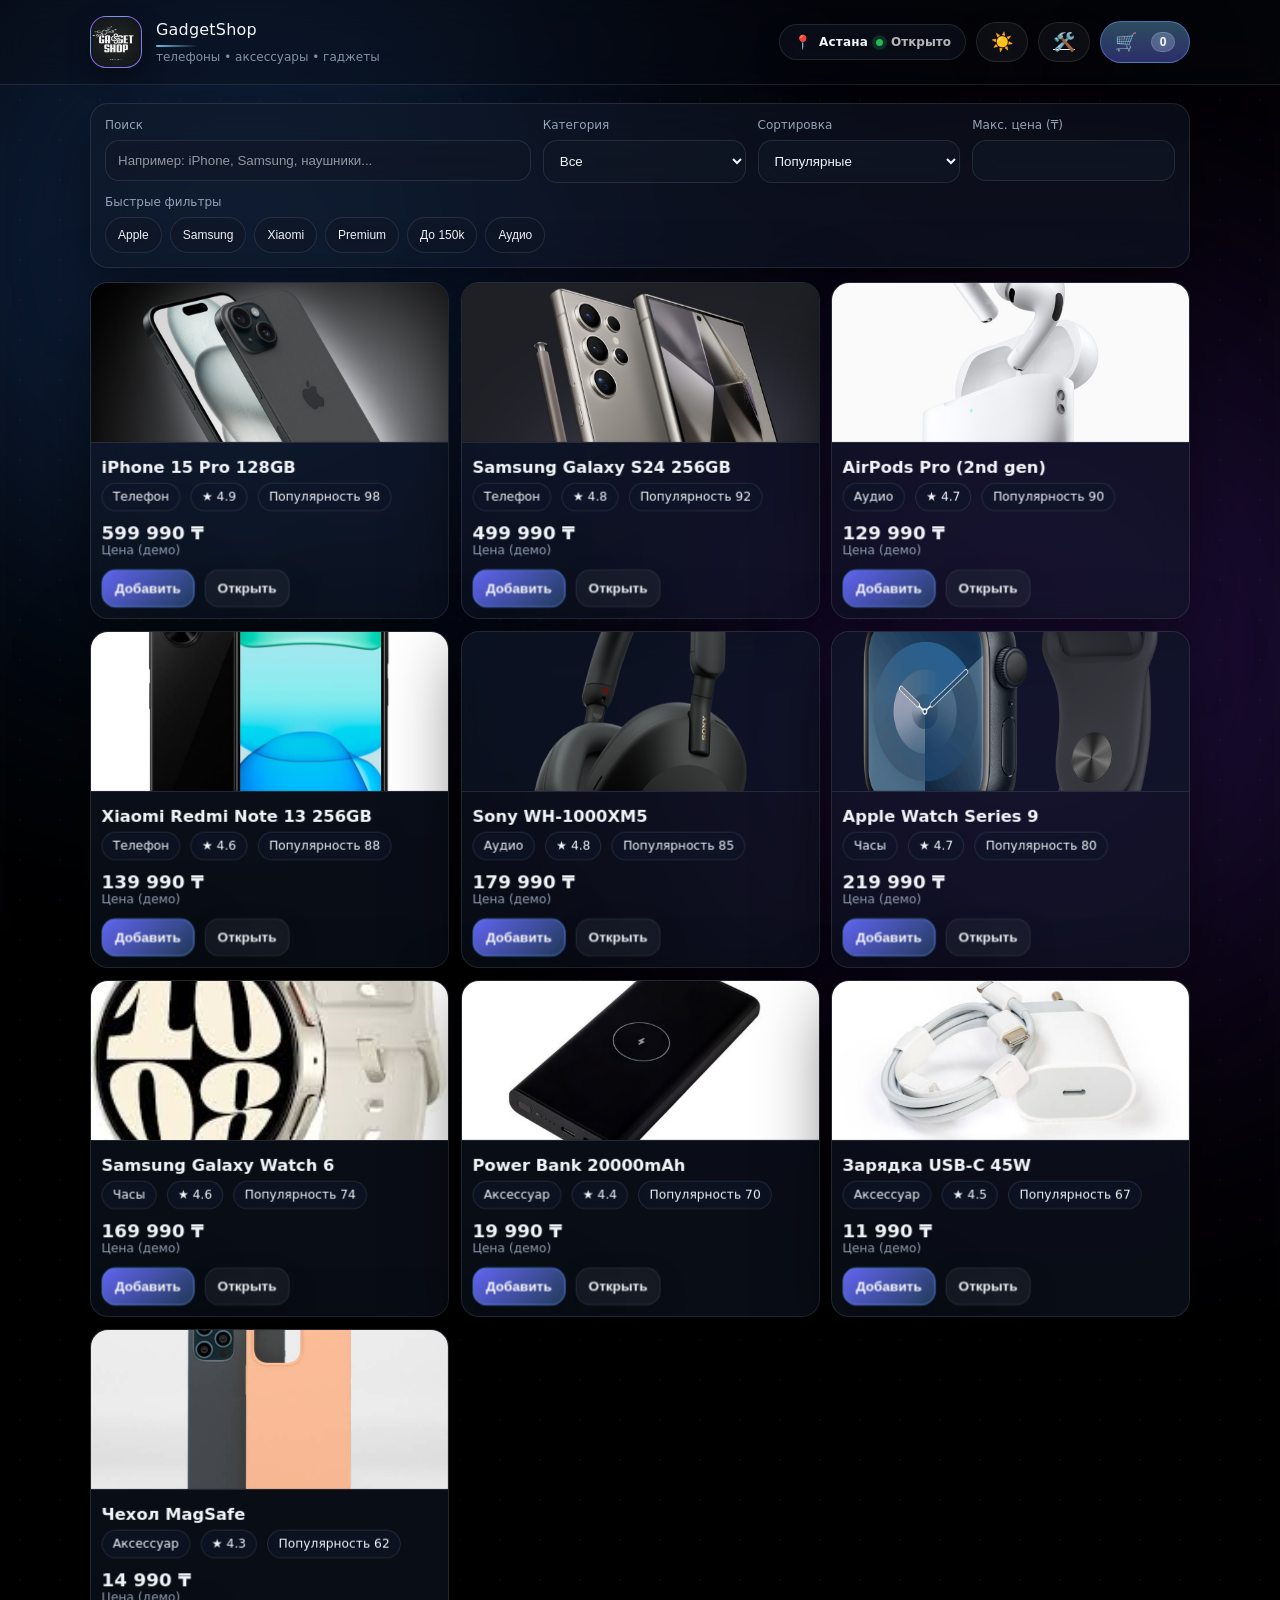
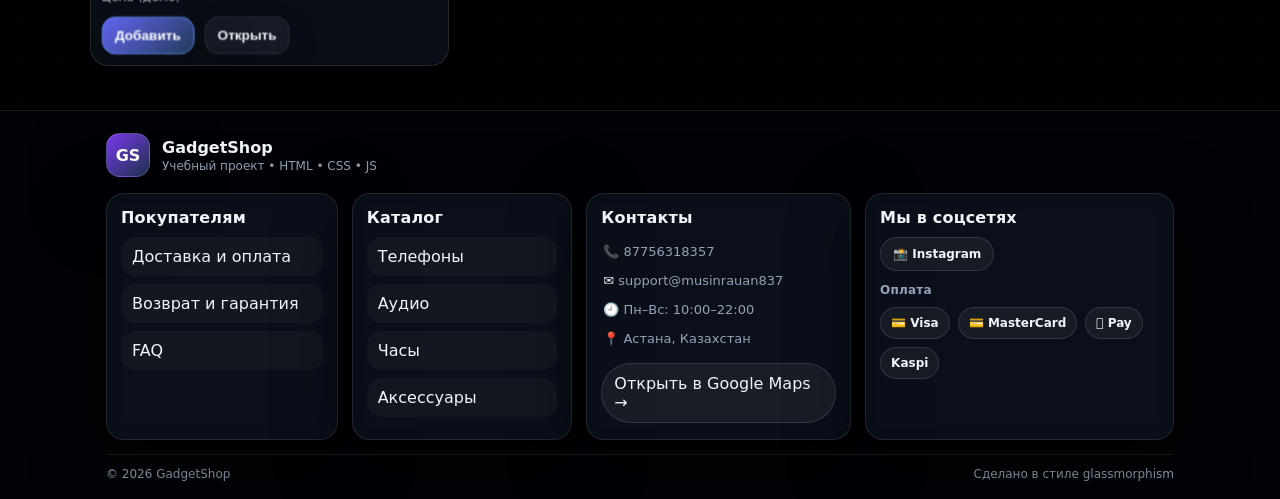
<file: index.html>
<!doctype html>
<html lang="ru">
<head>
  <meta charset="utf-8" />
  <meta name="viewport" content="width=device-width,initial-scale=1" />
  <title>GadgetShop — магазин гаджетов</title>
  <link rel="stylesheet" href="style.css" />
</head>
<body>

  <header class="header">
    <div class="container header__row">
      <div class="brand">
        <div class="brand__logo">
          <img src="img/logo.png" alt="GadgetShop Logo">
        </div>
        <div class="brand__text">
          <div class="brand__name">GadgetShop</div>
          <div class="brand__tag">телефоны • аксессуары • гаджеты</div>
        </div>
      </div>

      <div class="header__actions header__actions--apple">

        <a class="storeLocationBadge"
           href="https://maps.google.com/?q=Astana%2C%20Kazakhstan"
           target="_blank"
           rel="noopener">
          <span class="storeLocationBadge__icon">📍</span>
          <span class="storeLocationBadge__text">Астана</span>
          <span class="storeLocationBadge__dot"></span>
          <span class="storeLocationBadge__meta">Открыто</span>
        </a>

        <button id="themeBtn" class="btn btn--ghost btn--icon btn--appleIcon" type="button">
          <span class="icon">☀️</span>
        </button>

        <a href="admin.html" class="btn btn--ghost btn--icon btn--appleIcon">
          <span class="icon">🛠️</span>
        </a>

        <button id="cartBtn" class="btn btn--primary btn--icon btn--appleIcon btn--cart" type="button">
          <span class="icon">🛒</span>
          <span id="cartCount" class="badge">0</span>
        </button>

      </div>
    </div>
  </header>

  <main class="container main">
    <section class="controls">
      <div class="control">
        <label class="label" for="searchInput">Поиск</label>
        <input id="searchInput" class="input" type="text"
          placeholder="Например: iPhone, Samsung, наушники..." />
      </div>

      <div class="control">
        <label class="label" for="categorySelect">Категория</label>
        <select id="categorySelect" class="input">
          <option value="all">Все</option>
          <option value="phone">Телефоны</option>
          <option value="audio">Аудио</option>
          <option value="watch">Часы</option>
          <option value="accessory">Аксессуары</option>
        </select>
      </div>

      <div class="control">
        <label class="label" for="sortSelect">Сортировка</label>
        <select id="sortSelect" class="input">
          <option value="popular">Популярные</option>
          <option value="priceAsc">Цена: по возрастанию</option>
          <option value="priceDesc">Цена: по убыванию</option>
          <option value="ratingDesc">Рейтинг: высокий</option>
        </select>
      </div>

      <div class="control">
        <label class="label" for="maxPrice">Макс. цена (₸)</label>
        <input id="maxPrice" class="input" type="number" min="0" step="1000" />
      </div>

      <div class="control control--wide">
        <div class="label">Быстрые фильтры</div>
        <div id="chips" class="chips"></div>
      </div>
    </section>

    <section class="grid" id="productGrid" aria-live="polite"></section>
  </main>

  <div class="modal" id="cartModal" aria-hidden="true">
    <div class="modal__overlay" id="cartOverlay"></div>
    <div class="modal__panel">
      <div class="modal__header">
        <div class="modal__title">🛒 Корзина</div>
        <button id="closeCartBtn" class="btn btn--ghost" type="button">Закрыть</button>
      </div>

      <div class="modal__body">
        <div id="cartItems" class="cartList"></div>

        <div class="summary">
          <div class="summary__row">
            <div>Товары</div>
            <div id="cartSubtotal">0 ₸</div>
          </div>
          <div class="summary__row">
            <div>Доставка</div>
            <div id="cartShipping">0 ₸</div>
          </div>
          <div class="summary__row summary__row--total">
            <div>Итого</div>
            <div id="cartTotal">0 ₸</div>
          </div>
        </div>

        <div class="checkout">
          <div class="label">Оформление (демо)</div>
          <div class="checkout__row">
            <input id="nameInput" class="input" type="text" placeholder="Имя" />
            <input id="phoneInput" class="input" type="text" placeholder="Телефон" />
          </div>
          <textarea id="addressInput" class="input" rows="3"
            placeholder="Адрес доставки"></textarea>
          <button id="checkoutBtn" class="btn btn--primary btn--full" type="button">
            Оформить заказ
          </button>
          <div id="checkoutMsg" class="hint"></div>
        </div>
      </div>
    </div>
  </div>

  <!-- ====== ОБНОВЛЁННЫЙ FOOTER ====== -->

  <footer class="footerPro">
    <div class="container">

      <div class="footerTop">

        <div class="footerBrand">
          <div class="footerLogo">GS</div>
          <div>
            <div class="footerName">GadgetShop</div>
            <div class="footerTag">Учебный проект • HTML • CSS • JS</div>
          </div>
        </div>

        <div class="footerGrid">

          <div class="footerCol">
            <div class="footerTitle">Покупателям</div>
            <a class="footerLink" href="#">Доставка и оплата</a>
            <a class="footerLink" href="#">Возврат и гарантия</a>
            <a class="footerLink" href="#">FAQ</a>
          </div>

          <div class="footerCol">
            <div class="footerTitle">Каталог</div>
            <a class="footerLink" href="#" data-footer-filter="phone">Телефоны</a>
            <a class="footerLink" href="#" data-footer-filter="audio">Аудио</a>
            <a class="footerLink" href="#" data-footer-filter="watch">Часы</a>
            <a class="footerLink" href="#" data-footer-filter="accessory">Аксессуары</a>
          </div>

          <div class="footerCol">
            <div class="footerTitle">Контакты</div>

            <div class="footerText">
              📞 <span class="footerMuted">87756318357</span>
            </div>

            <div class="footerText">
              ✉️ <span class="footerMuted">support@musinrauan837</span>
            </div>

            <div class="footerText">
              🕘 <span class="footerMuted">Пн–Вс: 10:00–22:00</span>
            </div>

            <div class="footerText">
              📍 <span class="footerMuted">Астана, Казахстан</span>
            </div>

            <a class="footerMapBtn"
               href="https://maps.google.com/?q=Astana%2C%20Kazakhstan"
               target="_blank"
               rel="noopener">
              Открыть в Google Maps →
            </a>
          </div>

          <div class="footerCol">
            <div class="footerTitle">Мы в соцсетях</div>

            <div class="socialRow">
              <a class="socialPill"
                 href="https://www.instagram.com/maratovi1ch?igsh=MWp0MmR6cXN3d2d0Yw%3D%3D&utm_source=qr"
                 target="_blank"
                 rel="noopener">
                 📸 Instagram
              </a>
            </div>

            <div class="footerTitle footerTitle--small">Оплата</div>
            <div class="payRow">
              <span class="payChip">💳 Visa</span>
              <span class="payChip">💳 MasterCard</span>
              <span class="payChip"> Pay</span>
              <span class="payChip">Kaspi</span>
            </div>

          </div>

        </div>
      </div>

      <div class="footerBottom">
        <div>© <span id="year"></span> GadgetShop</div>
        <div class="footerMuted">Сделано в стиле glassmorphism</div>
      </div>

    </div>
  </footer>

  <script src="app.js"></script>

  <script>
    (function(){
      const y = document.getElementById("year");
      if(y) y.textContent = new Date().getFullYear();

      document.querySelectorAll("[data-footer-filter]").forEach(a=>{
        a.addEventListener("click", (e)=>{
          e.preventDefault();
          const v = a.getAttribute("data-footer-filter");
          const sel = document.getElementById("categorySelect");
          if(sel && v){
            sel.value = v;
            sel.dispatchEvent(new Event("change"));
            window.scrollTo({top: 0, behavior: "smooth"});
          }
        });
      });
    })();
  </script>

</body>
</html>
</file>
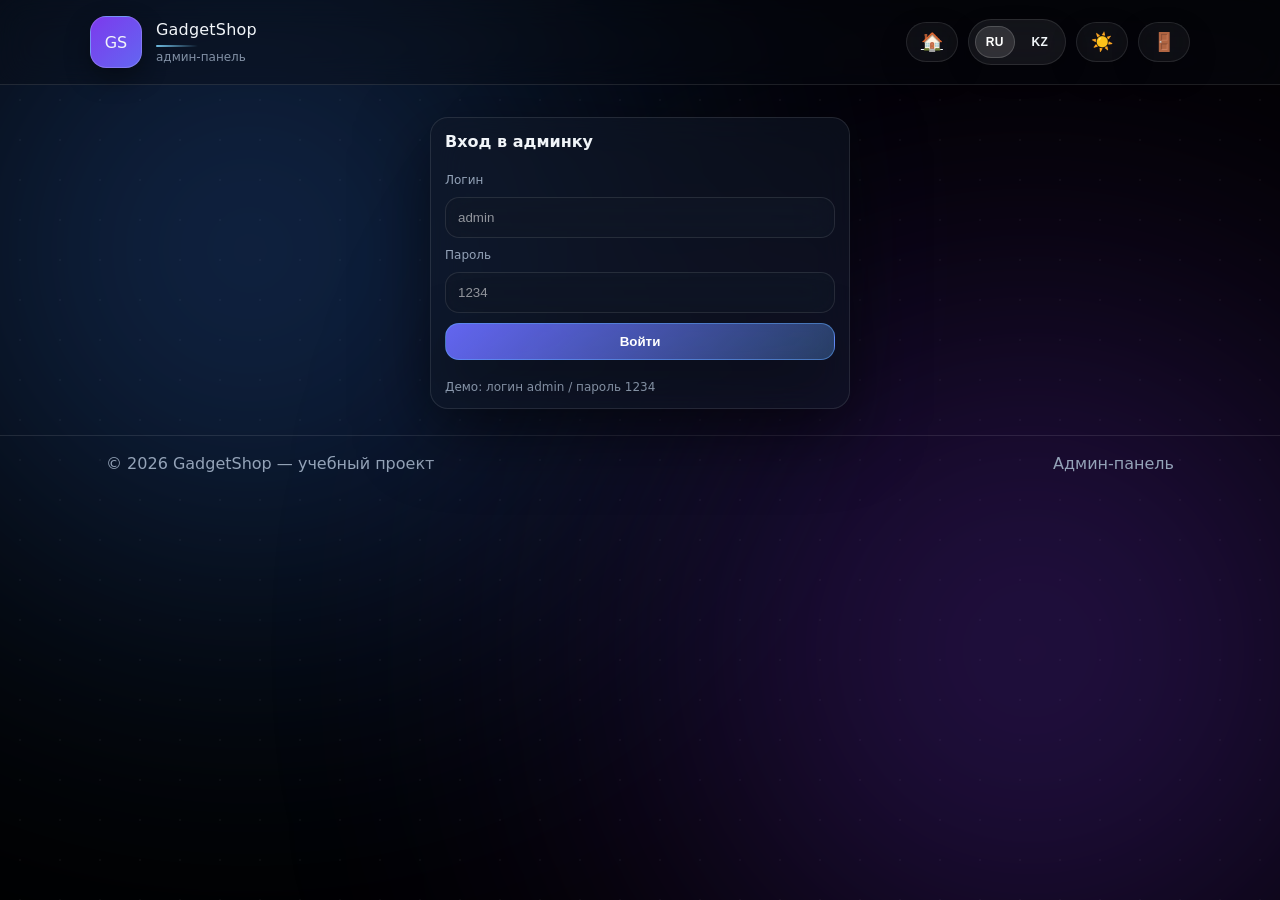
<file: admin.html>
<!doctype html>
<html lang="ru">
<head>
  <meta charset="utf-8" />
  <meta name="viewport" content="width=device-width,initial-scale=1" />
  <title>Админка — GadgetShop</title>
  <link rel="stylesheet" href="style.css" />
</head>
<body>
  <header class="header">
    <div class="container header__row">
      <div class="brand">
        <div class="brand__logo">GS</div>
        <div class="brand__text">
          <div class="brand__name">GadgetShop</div>
          <div class="brand__tag">админ-панель</div>
        </div>
      </div>

      <div class="header__actions header__actions--apple">
        <a href="index.html" class="btn btn--ghost btn--icon btn--appleIcon" aria-label="Каталог">
          <span class="icon" aria-hidden="true">🏠</span>
        </a>

        <div class="langSwitch" aria-label="Язык">
          <button class="langBtn" type="button" data-lang="ru">RU</button>
          <button class="langBtn" type="button" data-lang="kz">KZ</button>
        </div>

        <button id="themeBtn" class="btn btn--ghost btn--icon btn--appleIcon" type="button" aria-label="Тема">
          <span class="icon" aria-hidden="true">☀️</span>
        </button>

        <button id="logoutBtn" class="btn btn--ghost btn--icon btn--appleIcon" type="button" aria-label="Выход">
          <span class="icon" aria-hidden="true">🚪</span>
        </button>
      </div>
    </div>
  </header>

  <main class="container main">

    <div id="loginBox" class="loginBox">
      <div class="loginCard">
        <div class="adminTitle">Вход в админку</div>
        <div class="label">Логин</div>
        <input id="loginUser" class="input" type="text" placeholder="admin" />
        <div class="label">Пароль</div>
        <input id="loginPass" class="input" type="password" placeholder="1234" />
        <button id="loginBtn" class="btn btn--primary btn--full" type="button">Войти</button>
        <div id="loginMsg" class="hint"></div>
        <div class="hint">Демо: логин admin / пароль 1234</div>
      </div>
    </div>

    <div id="adminBox" style="display:none">

      <div class="adminTopRow">
        <div>
          <div class="adminTitle">Товары</div>
          <div class="adminTitle2">Добавляй/редактируй товары. Изображения лежат в папке img/</div>
        </div>
        <div class="adminBtns">
          <button id="seedBtn" class="btn btn--ghost" type="button">Сбросить к дефолту</button>
          <button id="resetBtn" class="btn btn--ghost" type="button">Очистить форму</button>
        </div>
      </div>

      <div class="adminGrid">
        <div class="adminPanel">
          <div class="adminTitle">Форма товара</div>

          <div class="adminForm">
            <div class="adminRow">
              <div>
                <div class="label">ID (например p11)</div>
                <input id="aId" class="input" type="text" placeholder="p11" />
              </div>
              <div>
                <div class="label">Категория</div>
                <select id="aCategory" class="input">
                  <option value="phone">Телефоны</option>
                  <option value="audio">Аудио</option>
                  <option value="watch">Часы</option>
                  <option value="accessory">Аксессуары</option>
                </select>
              </div>
            </div>

            <div>
              <div class="label">Название</div>
              <input id="aName" class="input" type="text" placeholder="Название товара" />
            </div>

            <div class="adminRow">
              <div>
                <div class="label">Цена</div>
                <input id="aPrice" class="input" type="number" min="1" step="1" placeholder="10000" />
              </div>
              <div>
                <div class="label">Рейтинг (0–5)</div>
                <input id="aRating" class="input" type="number" min="0" max="5" step="0.1" placeholder="4.7" />
              </div>
            </div>

            <div class="adminRow">
              <div>
                <div class="label">Популярность</div>
                <input id="aPopular" class="input" type="number" min="0" step="1" placeholder="80" />
              </div>
              <div>
                <div class="label">Картинка (например img/x.jpg)</div>
                <input id="aImage" class="input" type="text" placeholder="img/iphone15.jpg" />
              </div>
            </div>

            <div>
              <div class="label">Описание</div>
              <textarea id="aDesc" class="input" rows="3" placeholder="Короткое описание"></textarea>
            </div>

            <div>
              <div class="label">Характеристики (каждая строка: ключ:значение)</div>
              <textarea id="aSpecs" class="input" rows="5" placeholder="Память:256GB&#10;Экран:6.1&quot;"></textarea>
            </div>

            <div class="adminBtns">
              <button id="saveBtn" class="btn btn--primary" type="button">Сохранить</button>
            </div>

            <div id="adminMsg" class="hint"></div>
          </div>
        </div>

        <div class="adminPanel">
          <div class="adminTitle">Список товаров</div>
          <div id="adminList" class="adminList"></div>
        </div>
      </div>

      <div class="adminGrid">
        <div class="adminPanel">
          <div class="adminTitle">Пользователи (кто зарегистрировался)</div>
          <div class="adminTitle2">Демо-аккаунты из браузера (LocalStorage)</div>
          <div id="usersList" class="adminList"></div>
          <div class="adminBtns">
            <button id="clearUsersBtn" class="btn btn--danger" type="button">Удалить всех пользователей</button>
          </div>
          <div id="usersMsg" class="hint"></div>
        </div>

        <div class="adminPanel">
          <div class="adminTitle">Подсказка</div>
          <div class="hint">
            Если хочешь “как по-взрослому”, следующий шаг — подключить backend (Node/Express) + базу данных.
          </div>
        </div>
      </div>

    </div>
  </main>

  <footer class="footer">
    <div class="container footer__row">
      <div>© <span id="year"></span> GadgetShop — учебный проект</div>
      <div class="muted">Админ-панель</div>
    </div>
  </footer>

  <script src="app.js"></script>
</body>
</html>
</file>
<file: style.css>
:root{
  --bg:#0f1117;
  --panel:#161b22;
  --panel2:#1c2128;
  --text:#f1f5f9;
  --muted:#94a3b8;
  --border:rgba(255,255,255,.08);
  --primary:#7c3aed;
  --primary2:#6366f1;
  --danger:#ef4444;
  --ok:#22c55e;
  --shadow: 0 20px 60px rgba(0,0,0,.55);
  --radius:18px;

  --glass-bg: rgba(17,24,39,.55);
  --glass-bg2: rgba(17,24,39,.42);
  --glass-stroke: rgba(255,255,255,.10);
  --glass-stroke2: rgba(255,255,255,.14);
  --glass-blur: 18px;
  --glass-shadow: 0 22px 70px rgba(0,0,0,.55);
}

[data-theme="light"]{
  --bg:#f6f7fb;
  --panel:#ffffff;
  --panel2:#ffffff;
  --text:#0b1220;
  --muted:#4b5563;
  --border:rgba(15,23,42,.10);
  --primary:#2563eb;
  --primary2:#1d4ed8;
  --shadow: 0 18px 50px rgba(0,0,0,.12);

  --glass-bg: rgba(255,255,255,.72);
  --glass-bg2: rgba(255,255,255,.60);
  --glass-stroke: rgba(15,23,42,.10);
  --glass-stroke2: rgba(15,23,42,.14);
  --glass-blur: 18px;
  --glass-shadow: 0 22px 70px rgba(0,0,0,.16);
}

*{box-sizing:border-box}
html,body{height:100%}

body{
  margin:0;
  font-family: ui-sans-serif, system-ui, -apple-system, Segoe UI, Roboto, Arial;
  background:
    radial-gradient(1200px 600px at 10% -10%, rgba(124,58,237,.28), transparent 60%),
    radial-gradient(1000px 600px at 90% 0%, rgba(99,102,241,.22), transparent 60%),
    radial-gradient(800px 500px at 50% 100%, rgba(59,130,246,.12), transparent 60%),
    var(--bg);
  color:var(--text);
}

.container{max-width:1100px;margin:0 auto;padding:0 16px}

.header{
  position:sticky; top:0; z-index:10;
  border-bottom:1px solid var(--glass-stroke);
  background: rgba(10,12,22,.35);
  backdrop-filter: blur(16px);
  -webkit-backdrop-filter: blur(16px);
}
[data-theme="light"] .header{
  background: rgba(255,255,255,.65);
}
.header__row{display:flex;align-items:center;justify-content:space-between;padding:14px 0;gap:12px}

.brand{display:flex;align-items:center;gap:12px}
.brand__logo {
  width: 52px;
  height: 52px;
  border-radius: 16px;
  overflow: hidden;
  background: linear-gradient(135deg, #1c1f2e, #0f1220);
  display: flex;
  align-items: center;
  justify-content: center;
  box-shadow: 0 10px 25px rgba(0,0,0,0.4);
}

.brand__logo img {
  width: 100%;
  height: 100%;
  object-fit: cover;
}
[data-theme="light"] 
  

.brand__name{font-weight:800;font-size:18px;line-height:1}
.brand__tag{font-size:12px;color:var(--muted);margin-top:3px}

.header__actions{display:flex;gap:10px;align-items:center}

.main{padding:18px 0 26px}

.controls{
  display:grid;
  grid-template-columns: 2.1fr 1fr 1fr 1fr;
  gap:12px;
  background: var(--glass-bg);
  border:1px solid var(--glass-stroke);
  border-radius: var(--radius);
  padding:14px;
  box-shadow: var(--glass-shadow);
  backdrop-filter: blur(var(--glass-blur));
  -webkit-backdrop-filter: blur(var(--glass-blur));
}
.control{display:flex;flex-direction:column;gap:8px}
.control--wide{grid-column: 1 / -1}
.label{font-size:12px;color:var(--muted)}

.input{
  width:100%;
  padding:12px 12px;
  border-radius: 14px;
  border:1px solid var(--glass-stroke);
  background: var(--glass-bg2);
  color: var(--text);
  outline:none;
  backdrop-filter: blur(14px);
  -webkit-backdrop-filter: blur(14px);
}
.input::placeholder{color: rgba(255,255,255,.55)}
[data-theme="light"] .input::placeholder{color: rgba(15,23,42,.45)}

.input:focus{
  border-color: rgba(96,165,250,.55);
  box-shadow: 0 0 0 4px rgba(96,165,250,.18);
}

.chips{display:flex;flex-wrap:wrap;gap:8px}
.chip{
  padding:10px 12px;
  border-radius:999px;
  border:1px solid var(--glass-stroke);
  background: var(--glass-bg2);
  color: var(--text);
  cursor:pointer;
  font-size:12px;
  user-select:none;
  transition: transform .10s ease, background .2s ease, border-color .2s ease;
  backdrop-filter: blur(14px);
  -webkit-backdrop-filter: blur(14px);
}
.chip:hover{
  transform: translateY(-1px);
  border-color: var(--glass-stroke2);
  background: rgba(255,255,255,.08);
}
.chip:active{transform: scale(.99)}
.chip--on{
  border-color: rgba(96,165,250,.55);
  background: rgba(59,130,246,.18);
}

.grid{
  margin-top:14px;
  display:grid;
  grid-template-columns: repeat(12, 1fr);
  gap:12px;
}

.card{
  grid-column: span 4;
  background: var(--glass-bg);
  border:1px solid var(--glass-stroke);
  border-radius: var(--radius);
  overflow:hidden;
  box-shadow: var(--glass-shadow);
  display:flex;flex-direction:column;
  min-height: 260px;
  backdrop-filter: blur(var(--glass-blur));
  -webkit-backdrop-filter: blur(var(--glass-blur));
  transition: transform .16s ease, box-shadow .16s ease, border-color .16s ease;
}

.card__img{
  height:160px;
  border-bottom:1px solid var(--glass-stroke);
  background: rgba(15,23,42,.30);
  display:flex;
  align-items:center;
  justify-content:center;
}
.card__img img{
  width:100%;
  height:100%;
  object-fit:cover;
  display:block;
}

.card__top{padding:14px 14px 0}
.card__title{font-weight:800}
.card__meta{margin-top:6px;color:var(--muted);font-size:12px;display:flex;gap:10px;flex-wrap:wrap}

.pill{
  padding:6px 10px;border-radius:999px;border:1px solid var(--glass-stroke);
  background: rgba(15,23,42,.38);
  font-size:12px;color:var(--text);
  backdrop-filter: blur(12px);
  -webkit-backdrop-filter: blur(12px);
}

.card__body{padding:10px 14px 14px;display:flex;flex-direction:column;gap:12px;flex:1}
.priceRow{display:flex;align-items:flex-end;justify-content:space-between;gap:10px}
.price{font-size:18px;font-weight:900}
.small{font-size:12px;color:var(--muted)}
.card__actions{display:flex;gap:10px;margin-top:auto}

.btn{
  border:1px solid var(--glass-stroke);
  background: rgba(255,255,255,.06);
  color:var(--text);
  border-radius: 14px;
  padding:10px 12px;
  cursor:pointer;
  font-weight:700;
  transition: transform .10s ease, filter .2s ease, background .2s ease, border-color .2s ease, box-shadow .2s ease;
  backdrop-filter: blur(14px);
  -webkit-backdrop-filter: blur(14px);
  box-shadow: 0 12px 30px rgba(0,0,0,.18);
}
.btn:active{transform: translateY(0px) scale(.99)}
.btn--ghost{background: rgba(255,255,255,.04)}
.btn--primary{
  border-color: rgba(96,165,250,.55);
  background: linear-gradient(135deg, var(--primary2), rgba(96,165,250,.30));
  color:white;
  box-shadow: 0 20px 60px rgba(0,0,0,.35);
}
.btn--danger{
  border-color: rgba(239,68,68,.6);
  background: rgba(239,68,68,.10);
}
.btn--full{width:100%}

.badge{
  display:inline-grid;place-items:center;
  min-width:24px;height:20px;
  padding:0 7px;margin-left:6px;
  border-radius:999px;
  background: rgba(255,255,255,.14);
  border:1px solid rgba(255,255,255,.16);
  font-size:12px;font-weight:900;
  backdrop-filter: blur(10px);
  -webkit-backdrop-filter: blur(10px);
}
[data-theme="light"] .badge{
  background: rgba(37,99,235,.12);
  border-color: rgba(37,99,235,.20);
}

.footer{padding:18px 0 28px;border-top:1px solid var(--glass-stroke);color:var(--muted)}
.footer__row{display:flex;justify-content:space-between;gap:10px;flex-wrap:wrap}
.muted{color:var(--muted)}

.modal{position:fixed;inset:0;display:none;z-index:30}
.modal--open{display:block}
.modal__overlay{
  position:absolute;inset:0;
  background:rgba(0,0,0,.55);
  backdrop-filter: blur(6px);
  -webkit-backdrop-filter: blur(6px);
}

.modal__panel{
  position:absolute;
  right:12px; top:12px; bottom:12px;
  width:min(460px, calc(100% - 24px));
  background: var(--glass-bg);
  border:1px solid var(--glass-stroke);
  border-radius: var(--radius);
  box-shadow: var(--glass-shadow);
  display:flex;flex-direction:column;
  overflow:hidden;
  backdrop-filter: blur(22px);
  -webkit-backdrop-filter: blur(22px);
}

.modal__header{
  padding:14px;
  display:flex;align-items:center;justify-content:space-between;
  border-bottom:1px solid var(--glass-stroke);
}
.modal__title{font-weight:900;font-size:16px}
.modal__body{padding:14px;overflow:auto;display:flex;flex-direction:column;gap:14px}

.cartList{display:flex;flex-direction:column;gap:10px}
.cartItem{
  border:1px solid var(--glass-stroke);
  border-radius: 16px;
  padding:12px;
  display:flex;gap:10px;justify-content:space-between;align-items:flex-start;
  background: rgba(15,23,42,.32);
  backdrop-filter: blur(16px);
  -webkit-backdrop-filter: blur(16px);
}
.cartItem__left{display:flex;flex-direction:column;gap:6px}
.cartItem__name{font-weight:900}
.cartItem__meta{font-size:12px;color:var(--muted)}
.cartItem__right{display:flex;flex-direction:column;gap:8px;align-items:flex-end}

.qty{
  display:flex;align-items:center;gap:8px;
  border:1px solid var(--glass-stroke);
  border-radius: 14px;
  padding:6px 8px;
  background: rgba(255,255,255,.04);
  backdrop-filter: blur(14px);
  -webkit-backdrop-filter: blur(14px);
}
.qty__btn{padding:6px 10px;border-radius:12px}
.qty__num{min-width:20px;text-align:center;font-weight:900}

.summary{
  border:1px solid var(--glass-stroke);
  border-radius: 16px;
  padding:12px;
  background: rgba(15,23,42,.30);
  backdrop-filter: blur(16px);
  -webkit-backdrop-filter: blur(16px);
}
.summary__row{display:flex;justify-content:space-between;align-items:center;padding:6px 0;color:var(--muted)}
.summary__row--total{color:var(--text);font-weight:900;border-top:1px solid var(--glass-stroke);margin-top:6px;padding-top:10px}

.checkout{display:flex;flex-direction:column;gap:10px}
.checkout__row{display:grid;grid-template-columns:1fr 1fr;gap:10px}
.hint{font-size:12px;color:var(--muted)}
.hint--ok{color: var(--ok)}
.hint--bad{color: var(--danger)}

.empty{
  grid-column: 1 / -1;
  border:1px dashed var(--glass-stroke);
  border-radius: var(--radius);
  padding:18px;
  color:var(--muted);
  background: rgba(15,23,42,.22);
  backdrop-filter: blur(14px);
  -webkit-backdrop-filter: blur(14px);
}

.productPage{
  display:grid;
  grid-template-columns: 1.05fr .95fr;
  gap:14px;
  margin-top:14px;
}

.productMedia{
  background: var(--glass-bg);
  border:1px solid var(--glass-stroke);
  border-radius: var(--radius);
  overflow:hidden;
  box-shadow: var(--glass-shadow);
  backdrop-filter: blur(var(--glass-blur));
  -webkit-backdrop-filter: blur(var(--glass-blur));
}

.productImage{
  width:100%;
  height: 520px;
  object-fit: cover;
  display:block;
}

.productInfo{
  background: var(--glass-bg);
  border:1px solid var(--glass-stroke);
  border-radius: var(--radius);
  padding:14px;
  box-shadow: var(--glass-shadow);
  display:flex;
  flex-direction:column;
  gap:12px;
  backdrop-filter: blur(var(--glass-blur));
  -webkit-backdrop-filter: blur(var(--glass-blur));
}

.productTitle{
  margin:0;
  font-size:22px;
  font-weight:900;
}
.productMeta{display:flex;gap:8px;flex-wrap:wrap;margin-top:10px}
.productPriceRow{display:flex;flex-direction:column;gap:4px}
.productPrice{font-size:26px;font-weight:900}
.productDesc{margin:0;color:var(--muted);line-height:1.6}
.productActions{display:flex;gap:10px;flex-wrap:wrap}

.productSpecs{
  margin-top:6px;
  border-top:1px solid var(--glass-stroke);
  padding-top:12px;
  display:flex;
  flex-direction:column;
  gap:10px;
}
.specGrid{display:flex;flex-direction:column;gap:8px}
.specRow{
  display:flex;
  justify-content:space-between;
  gap:12px;
  border:1px solid var(--glass-stroke);
  border-radius: 14px;
  padding:10px 12px;
  background: rgba(15,23,42,.28);
  backdrop-filter: blur(14px);
  -webkit-backdrop-filter: blur(14px);
}
.specKey{color:var(--muted);font-size:12px}
.specVal{font-weight:900;font-size:12px}

.adminGrid{
  display:grid;
  grid-template-columns: 1fr 1fr;
  gap:14px;
  margin-top:14px;
}
.adminPanel{
  background: var(--glass-bg);
  border:1px solid var(--glass-stroke);
  border-radius: var(--radius);
  padding:14px;
  box-shadow: var(--glass-shadow);
  backdrop-filter: blur(var(--glass-blur));
  -webkit-backdrop-filter: blur(var(--glass-blur));
}
.adminTitle{font-weight:900;font-size:16px;margin-bottom:12px}
.adminTitle2{font-weight:900;font-size:12px;color:var(--muted);margin-top:6px}
.adminForm{display:flex;flex-direction:column;gap:10px}
.adminRow{display:grid;grid-template-columns:1fr 1fr;gap:10px}
.adminBtns{display:flex;gap:10px;flex-wrap:wrap;margin-top:4px}
.adminList{display:flex;flex-direction:column;gap:10px}
.adminItem{
  border:1px solid var(--glass-stroke);
  border-radius: 16px;
  padding:12px;
  background: rgba(15,23,42,.28);
  display:flex;
  justify-content:space-between;
  gap:12px;
  backdrop-filter: blur(14px);
  -webkit-backdrop-filter: blur(14px);
}
.adminItemLeft{display:flex;flex-direction:column;gap:6px}
.adminItemName{font-weight:900}
.adminItemMeta{font-size:12px;color:var(--muted)}
.adminItemBtns{display:flex;gap:8px;align-items:flex-start;flex-wrap:wrap}

.loginBox{
  margin-top:14px;
  display:flex;
  justify-content:center;
}
.loginCard{
  width:min(420px, 100%);
  background: var(--glass-bg);
  border:1px solid var(--glass-stroke);
  border-radius: var(--radius);
  padding:14px;
  box-shadow: var(--glass-shadow);
  display:flex;
  flex-direction:column;
  gap:10px;
  backdrop-filter: blur(var(--glass-blur));
  -webkit-backdrop-filter: blur(var(--glass-blur));
}

.adminTopRow{
  display:flex;
  align-items:center;
  justify-content:space-between;
  gap:12px;
  margin-top:14px;
}

.btn--icon{
  display:flex;
  align-items:center;
  gap:8px;
}

.icon{
  font-size:18px;
  display:flex;
  align-items:center;
}

.modal__title{
  display:flex;
  align-items:center;
  gap:8px;
}

@media (max-width: 980px){
  .controls{grid-template-columns: 1fr 1fr;}
  .card{grid-column: span 6;}
  .productPage{grid-template-columns: 1fr}
  .productImage{height: 360px}
  .adminGrid{grid-template-columns:1fr}
}
@media (max-width: 640px){
  .controls{grid-template-columns: 1fr;}
  .card{grid-column: span 12;}
  .checkout__row{grid-template-columns:1fr}
}

/* ===== PREMIUM MICRO INTERACTIONS ===== */

.card{
  position: relative;
  transition: transform .25s cubic-bezier(.4,0,.2,1),
              box-shadow .25s cubic-bezier(.4,0,.2,1),
              border-color .25s ease;
}

.card:hover{
  transform: translateY(-6px);
  border-color: rgba(255,255,255,.18);
  box-shadow: 0 30px 90px rgba(0,0,0,.65);
}

.card::before{
  content:"";
  position:absolute;
  inset:0;
  border-radius:inherit;
  background: linear-gradient(120deg, transparent, rgba(255,255,255,.10), transparent);
  opacity:0;
  transition: opacity .4s ease;
  pointer-events:none;
}

.card:hover::before{
  opacity:1;
}

.btn{
  transition: transform .18s cubic-bezier(.4,0,.2,1),
              box-shadow .18s cubic-bezier(.4,0,.2,1),
              background .2s ease;
}

.btn:hover{
  transform: translateY(-3px);
  box-shadow: 0 18px 50px rgba(0,0,0,.45);
}

.btn:active{
  transform: scale(.96);
}

#cartBtn:hover .badge{
  animation: badgePulse .6s ease;
}

@keyframes badgePulse{
  0%{transform:scale(1)}
  50%{transform:scale(1.15)}
  100%{transform:scale(1)}
}

.modal__panel{
  transform: translateX(20px);
  opacity: 0;
  transition: transform .3s cubic-bezier(.4,0,.2,1),
              opacity .3s ease;
}

.modal--open .modal__panel{
  transform: translateX(0);
  opacity:1;
}

.grid .card{
  animation: fadeInUp .6s ease both;
}

@keyframes fadeInUp{
  from{
    opacity:0;
    transform: translateY(20px);
  }
  to{
    opacity:1;
    transform: translateY(0);
  }
}

/* ===== APPLE-STYLE BRAND / HEADER ONLY (no conflicts) ===== */

.header__row{padding: 16px 0;}

.brand{
  position: relative;
  gap: 14px;
}

.brand__logo{
  position: relative;
  background: linear-gradient(135deg, #7c3aed, #6366f1, #38bdf8);
  background-size: 200% 200%;
  animation: brandGrad 7s ease infinite;
  border: 1px solid rgba(255,255,255,.18);
}

@keyframes brandGrad{
  0%{background-position:0% 50%}
  50%{background-position:100% 50%}
  100%{background-position:0% 50%}
}

.brand__logo::after{
  content:"";
  position:absolute;
  inset:-8px;
  border-radius: 18px;
  background: radial-gradient(circle, rgba(124,58,237,.55), rgba(56,189,248,.28), transparent 70%);
  filter: blur(14px);
  z-index:-1;
}

.brand__name{
  letter-spacing: .2px;
}

.brand__tag{
  opacity:.88;
}

.brand__name::after{
  content:"";
  display:block;
  height:2px;
  width:42px;
  margin-top:6px;
  border-radius:2px;
  background: linear-gradient(90deg, rgba(125,211,252,.9), rgba(99,102,241,.0));
}

.header__actions .btn{
  border-radius: 999px;
  padding: 10px 14px;
}

.header__actions .btn--primary{
  background: linear-gradient(180deg, rgba(125,211,252,.35), rgba(99,102,241,.42));
}

.header__actions .btn:hover{
  transform: translateY(-2px);
}

.header__actions .btn--icon .icon{
  line-height: 1;
}
/* ===== Location badge in header ===== */
.storeLocationBadge{
  display:inline-flex;
  align-items:center;
  gap:8px;
  padding:10px 14px;
  border-radius:999px;
  border:1px solid var(--glass-stroke);
  background: var(--glass-bg2);
  backdrop-filter: blur(14px);
  -webkit-backdrop-filter: blur(14px);
  color: var(--text);
  text-decoration:none;
  font-weight:800;
  font-size:12px;
  box-shadow: 0 12px 30px rgba(0,0,0,.18);
  transition: transform .18s cubic-bezier(.4,0,.2,1), box-shadow .18s cubic-bezier(.4,0,.2,1), border-color .18s ease;
}

.storeLocationBadge:hover{
  transform: translateY(-2px);
  border-color: var(--glass-stroke2);
  box-shadow: 0 18px 46px rgba(0,0,0,.28);
}

.storeLocationBadge__icon{font-size:14px; line-height:1;}
.storeLocationBadge__text{letter-spacing:.2px;}

.storeLocationBadge__dot{
  width:7px;height:7px;border-radius:50%;
  background: rgba(34,197,94,.95);
  box-shadow: 0 0 0 4px rgba(34,197,94,.18);
}

.storeLocationBadge__meta{
  color: rgba(255,255,255,.70);
  font-weight:700;
}
[data-theme="light"] .storeLocationBadge__meta{
  color: rgba(15,23,42,.55);
}

@media (max-width: 720px){
  .storeLocationBadge__meta{display:none;}
}
/* ===== Location badge in header ===== */
.storeLocationBadge{
  display:inline-flex;
  align-items:center;
  gap:8px;
  padding:10px 14px;
  border-radius:999px;
  border:1px solid var(--glass-stroke);
  background: var(--glass-bg2);
  backdrop-filter: blur(14px);
  -webkit-backdrop-filter: blur(14px);
  color: var(--text);
  text-decoration:none;
  font-weight:800;
  font-size:12px;
  box-shadow: 0 12px 30px rgba(0,0,0,.18);
  transition: transform .18s cubic-bezier(.4,0,.2,1), box-shadow .18s cubic-bezier(.4,0,.2,1), border-color .18s ease;
}
.storeLocationBadge:hover{
  transform: translateY(-2px);
  border-color: var(--glass-stroke2);
  box-shadow: 0 18px 46px rgba(0,0,0,.28);
}
.storeLocationBadge__icon{font-size:14px; line-height:1;}
.storeLocationBadge__text{letter-spacing:.2px;}
.storeLocationBadge__dot{
  width:7px;height:7px;border-radius:50%;
  background: rgba(34,197,94,.95);
  box-shadow: 0 0 0 4px rgba(34,197,94,.18);
}
.storeLocationBadge__meta{
  color: rgba(255,255,255,.70);
  font-weight:700;
}
[data-theme="light"] .storeLocationBadge__meta{
  color: rgba(15,23,42,.55);
}
@media (max-width: 720px){
  .storeLocationBadge__meta{display:none;}
}

/* ===== Language Switch ===== */
.langSwitch{
  display:flex;
  align-items:center;
  gap:0;
  background: var(--glass-bg2);
  border:1px solid var(--glass-stroke);
  border-radius:999px;
  padding:4px;
  backdrop-filter: blur(14px);
  -webkit-backdrop-filter: blur(14px);
  box-shadow: 0 10px 24px rgba(0,0,0,.18);
}

.langBtn{
  border:none;
  background: transparent;
  color: var(--text);
  padding:6px 12px;
  border-radius:999px;
  font-size:12px;
  font-weight:900;
  cursor:pointer;
  transition: transform .18s cubic-bezier(.4,0,.2,1), background .18s ease, color .18s ease;
}

.langBtn:hover{
  transform: translateY(-1px);
}

.langBtn.active{
  background: linear-gradient(135deg, var(--primary2), rgba(96,165,250,.35));
  color:white;
}
.langSwitch{
  display:flex;
  gap:6px;
  padding:6px;
  border:1px solid var(--glass-stroke);
  border-radius: 999px;
  background: rgba(255,255,255,.06);
  backdrop-filter: blur(14px);
  -webkit-backdrop-filter: blur(14px);
}
.langBtn{
  border:1px solid transparent;
  background: transparent;
  color: var(--text);
  padding:8px 10px;
  border-radius: 999px;
  cursor:pointer;
  font-weight:800;
  letter-spacing:.2px;
}
.langBtn:hover{ background: rgba(255,255,255,.10); }
.langBtn.active{
  border-color: rgba(255,255,255,.16);
  background: rgba(255,255,255,.12);
}

.userBox{display:flex;align-items:center;gap:10px}
.userChip{
  display:flex;
  align-items:center;
  gap:10px;
  padding:8px 12px;
  border-radius: 999px;
  border:1px solid var(--glass-stroke);
  background: rgba(255,255,255,.06);
  backdrop-filter: blur(14px);
  -webkit-backdrop-filter: blur(14px);
}
.userChip__name{font-weight:900;font-size:12px;max-width:160px;overflow:hidden;text-overflow:ellipsis;white-space:nowrap}
.userChip__meta{font-size:11px;color:var(--muted)}
.userChip__btn{
  border:1px solid var(--glass-stroke);
  background: rgba(255,255,255,.06);
  color:var(--text);
  border-radius: 999px;
  padding:8px 10px;
  cursor:pointer;
  font-weight:800;
}
.userChip__btn:hover{ background: rgba(255,255,255,.10); }

.authPanel{ width:min(460px, calc(100% - 24px)); }
.authTabs{
  display:flex;
  gap:10px;
  padding:6px;
  border:1px solid var(--glass-stroke);
  border-radius: 999px;
  background: rgba(255,255,255,.06);
}
.authTab{
  flex:1;
  border:1px solid transparent;
  background: transparent;
  color: var(--text);
  padding:10px 12px;
  border-radius: 999px;
  cursor:pointer;
  font-weight:900;
}
.authTab:hover{ background: rgba(255,255,255,.08); }
.authTab--on{
  border-color: rgba(255,255,255,.16);
  background: rgba(255,255,255,.12);
}
.authForm{display:flex;flex-direction:column;gap:10px}
.authFootNote{font-size:12px;color:var(--muted);margin-top:6px}

.userRow{
  display:flex;
  justify-content:space-between;
  gap:12px;
  align-items:flex-start;
}
.userRow__left{display:flex;flex-direction:column;gap:6px}
.userRow__name{font-weight:900}
.userRow__meta{font-size:12px;color:var(--muted)}
/* ===== PREMIUM FOOTER (GadgetShop) ===== */
.footerPro{
  margin-top: 18px;
  border-top: 1px solid var(--glass-stroke);
  background: rgba(10,12,22,.28);
  backdrop-filter: blur(18px);
  -webkit-backdrop-filter: blur(18px);
}

[data-theme="light"] .footerPro{
  background: rgba(255,255,255,.68);
  border-top-color: rgba(15,23,42,.08);
}

.footerTop{
  padding: 22px 0 14px;
}

.footerBrand{
  display:flex;
  align-items:center;
  gap:12px;
  margin-bottom: 16px;
}

.footerLogo{
  width:44px;height:44px;border-radius:14px;
  display:grid;place-items:center;
  background: linear-gradient(135deg, var(--primary), rgba(96,165,250,.30));
  color:#fff;
  font-weight:900;
  border: 1px solid rgba(255,255,255,.14);
  box-shadow: var(--glass-shadow);
}

[data-theme="light"] .footerLogo{
  border-color: rgba(15,23,42,.10);
}

.footerName{font-weight:900; font-size:16px;}
.footerTag{font-size:12px; color: var(--muted); margin-top:2px;}

.footerGrid{
  display:grid;
  grid-template-columns: 1.05fr 1fr 1.2fr 1.4fr;
  gap: 14px;
}

.footerCol{
  background: var(--glass-bg);
  border: 1px solid var(--glass-stroke);
  border-radius: var(--radius);
  padding: 14px;
  box-shadow: var(--glass-shadow);
  backdrop-filter: blur(var(--glass-blur));
  -webkit-backdrop-filter: blur(var(--glass-blur));
}

.footerTitle{
  font-weight: 900;
  margin-bottom: 10px;
  letter-spacing: .2px;
}

.footerTitle--small{
  margin-top: 12px;
  margin-bottom: 10px;
  font-size: 12px;
  color: var(--muted);
  font-weight: 900;
}

.footerLink{
  display:block;
  padding: 9px 10px;
  border-radius: 14px;
  border: 1px solid transparent;
  color: var(--text);
  text-decoration: none;
  background: rgba(255,255,255,.03);
  transition: transform .18s cubic-bezier(.2,.8,.2,1),
              background .18s ease,
              border-color .18s ease;
  margin-bottom: 8px;
}

.footerLink:hover{
  transform: translateY(-2px);
  background: rgba(255,255,255,.06);
  border-color: rgba(255,255,255,.10);
}

.footerText{
  padding: 7px 2px;
  color: var(--text);
  font-size: 13px;
}

.footerMuted{color: var(--muted);}

.footerMapBtn{
  display:inline-block;
  margin-top: 10px;
  padding: 10px 12px;
  border-radius: 999px;
  border: 1px solid rgba(255,255,255,.12);
  background: rgba(255,255,255,.06);
  color: var(--text);
  text-decoration:none;
  transition: transform .18s cubic-bezier(.2,.8,.2,1),
              background .18s ease,
              border-color .18s ease;
}

.footerMapBtn:hover{
  transform: translateY(-2px);
  background: rgba(255,255,255,.09);
  border-color: rgba(255,255,255,.20);
}

.socialRow{
  display:flex;
  flex-wrap:wrap;
  gap: 8px;
}

.socialPill{
  display:inline-flex;
  align-items:center;
  gap:8px;
  padding: 9px 12px;
  border-radius: 999px;
  border: 1px solid rgba(255,255,255,.12);
  background: rgba(255,255,255,.05);
  color: var(--text);
  text-decoration:none;
  transition: transform .18s cubic-bezier(.2,.8,.2,1),
              background .18s ease,
              border-color .18s ease;
  font-weight: 800;
  font-size: 12px;
}

.socialPill:hover{
  transform: translateY(-2px);
  background: rgba(255,255,255,.08);
  border-color: rgba(255,255,255,.20);
}

.payRow{
  display:flex;
  flex-wrap:wrap;
  gap:8px;
}

.payChip{
  padding: 8px 10px;
  border-radius: 999px;
  border: 1px solid rgba(255,255,255,.12);
  background: rgba(255,255,255,.05);
  font-weight: 900;
  font-size: 12px;
}

.footerSub{
  display:flex;
  gap:10px;
  margin-top: 8px;
}

.footerInput{
  flex: 1;
  padding: 12px 12px;
  border-radius: 16px;
  border: 1px solid rgba(255,255,255,.12);
  background: rgba(255,255,255,.05);
  color: var(--text);
  outline:none;
}

.footerInput:focus{
  border-color: rgba(125,211,252,.55);
  box-shadow: 0 0 0 5px rgba(125,211,252,.14);
}

.footerBtn{
  white-space: nowrap;
  border-radius: 999px;
}

.footerNote{
  margin-top: 8px;
  font-size: 12px;
  color: var(--muted);
}

.footerBottom{
  padding: 12px 0 18px;
  display:flex;
  justify-content: space-between;
  gap: 10px;
  border-top: 1px solid var(--glass-stroke);
  color: var(--muted);
  font-size: 12px;
}

.footerBottomRight{
  display:flex;
  align-items:center;
  gap:10px;
}

@media (max-width: 980px){
  .footerGrid{grid-template-columns: 1fr 1fr;}
}

@media (max-width: 640px){
  .footerGrid{grid-template-columns: 1fr;}
  .footerSub{flex-direction: column;}
}
/* ===== TOP INFO BAR ===== */

.topInfo{
  background: rgba(17,24,39,.55);
  backdrop-filter: blur(14px);
  border-bottom: 1px solid var(--glass-stroke);
  padding: 10px 0;
}

.topInfo__row{
  display:flex;
  justify-content: space-between;
  align-items:center;
  flex-wrap:wrap;
  gap:14px;
}

.topInfo__item{
  font-size:13px;
  font-weight:700;
  color: var(--text);
  display:flex;
  align-items:center;
  gap:6px;
}

.topInfo__insta{
  text-decoration:none;
  padding:6px 12px;
  border-radius:999px;
  background: linear-gradient(135deg,#ff0069,#ff8c00,#ff00c8);
  color:white;
  font-weight:900;
  transition: transform .2s ease, box-shadow .2s ease;
}

.topInfo__insta:hover{
  transform: translateY(-2px);
  box-shadow: 0 10px 30px rgba(255,0,150,.4);
}
/* ===== APPLE STYLE BACKGROUND ===== */

body {
  background: #000;
  overflow-x: hidden;
}

/* Большие мягкие градиентные пятна */
body::before,
body::after {
  content: "";
  position: fixed;
  width: 900px;
  height: 900px;
  border-radius: 50%;
  filter: blur(180px);
  z-index: -1;
  opacity: 0.6;
}

/* Синее пятно */
body::before {
  background: radial-gradient(circle, #3b82f6, transparent 70%);
  top: -200px;
  left: -200px;
  animation: moveBlob1 20s ease-in-out infinite alternate;
}

/* Фиолетовое пятно */
body::after {
  background: radial-gradient(circle, #7c3aed, transparent 70%);
  bottom: -200px;
  right: -200px;
  animation: moveBlob2 25s ease-in-out infinite alternate;
}

@keyframes moveBlob1 {
  0% { transform: translate(0,0) scale(1); }
  100% { transform: translate(100px,50px) scale(1.2); }
}

@keyframes moveBlob2 {
  0% { transform: translate(0,0) scale(1); }
  100% { transform: translate(-120px,-60px) scale(1.15); }
}

/* Тонкая сетка как в Apple */
body {
  background-color: #000;
  background-image:
    radial-gradient(rgba(255,255,255,0.04) 1px, transparent 1px);
  background-size: 40px 40px;
}
/* ===== 3D CARD TILT EFFECT ===== */

.card {
  transform-style: preserve-3d;
  perspective: 1200px;
  transition: transform 0.15s ease, box-shadow 0.2s ease;
}

.card__img img {
  transform: translateZ(40px);
  transition: transform 0.2s ease;
}

.card__top,
.card__body {
  transform: translateZ(20px);
}
.card{
  will-change: transform;
  transform-style: preserve-3d;
}

.card__img img{
  transform: translateZ(50px);
}

.card__top,
.card__body{
  transform: translateZ(25px);
}
</file>
